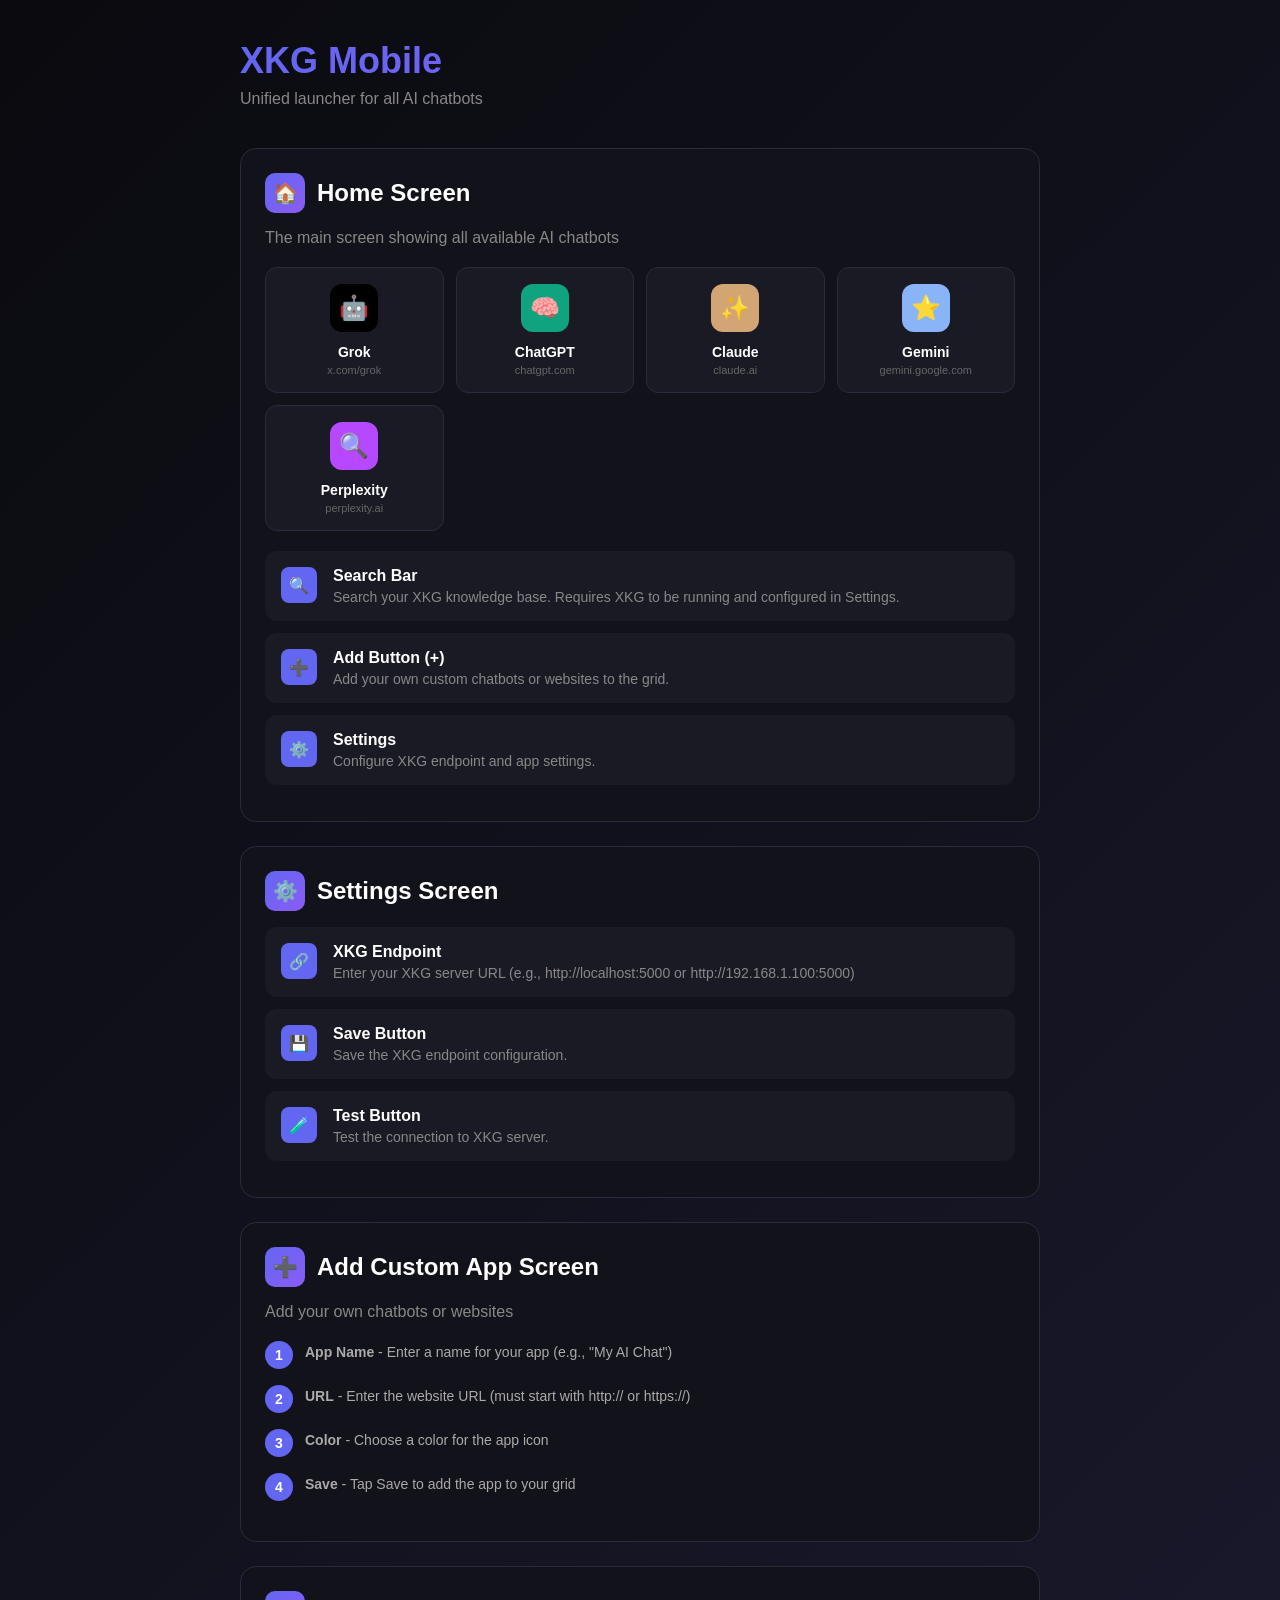
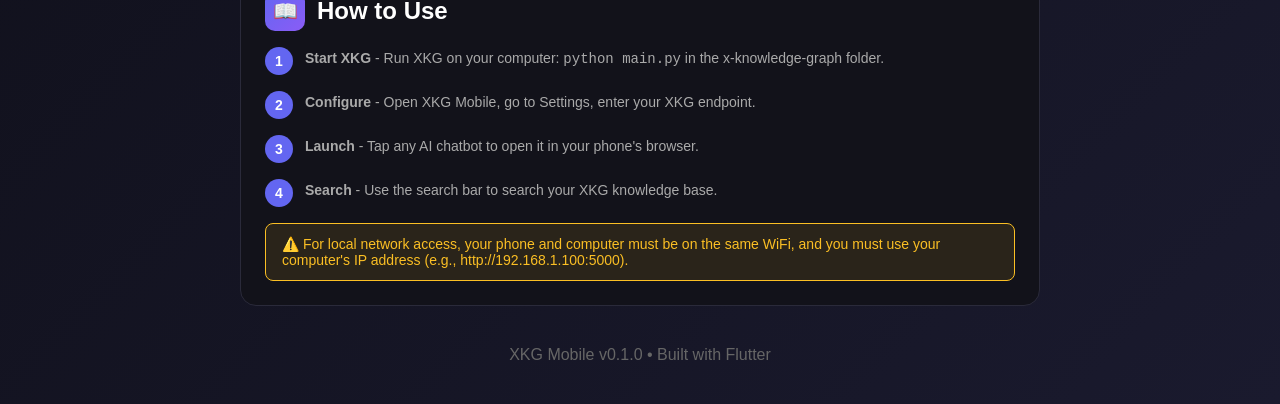
<file: docs/index.html>
<!DOCTYPE html>
<html lang="en">
<head>
  <meta charset="UTF-8">
  <meta name="viewport" content="width=device-width, initial-scale=1.0">
  <title>XKG Mobile - User Guide</title>
  <style>
    * { margin: 0; padding: 0; box-sizing: border-box; }
    body {
      font-family: -apple-system, BlinkMacSystemFont, 'Segoe UI', Roboto, sans-serif;
      background: linear-gradient(135deg, #0a0a0f 0%, #1a1a2e 100%);
      color: #fff;
      min-height: 100vh;
      padding: 40px 20px;
    }
    .container { max-width: 800px; margin: 0 auto; }
    h1 {
      font-size: 36px;
      margin-bottom: 8px;
      background: linear-gradient(90deg, #6366f1, #8b5cf6);
      -webkit-background-clip: text;
      -webkit-text-fill-color: transparent;
    }
    .subtitle { color: #888; margin-bottom: 40px; }
    
    .screen {
      background: #12121a;
      border-radius: 16px;
      padding: 24px;
      margin-bottom: 24px;
      border: 1px solid #2a2a3a;
    }
    .screen h2 {
      font-size: 24px;
      margin-bottom: 16px;
      display: flex;
      align-items: center;
      gap: 12px;
    }
    .screen-icon {
      width: 40px;
      height: 40px;
      background: linear-gradient(135deg, #6366f1, #8b5cf6);
      border-radius: 10px;
      display: flex;
      align-items: center;
      justify-content: center;
      font-size: 20px;
    }
    
    .feature {
      display: flex;
      gap: 16px;
      padding: 16px;
      background: #1a1a25;
      border-radius: 12px;
      margin-bottom: 12px;
    }
    .feature-icon {
      width: 36px;
      height: 36px;
      background: #6366f1;
      border-radius: 8px;
      display: flex;
      align-items: center;
      justify-content: center;
      flex-shrink: 0;
    }
    .feature h3 { font-size: 16px; margin-bottom: 4px; }
    .feature p { color: #888; font-size: 14px; }
    
    .grid {
      display: grid;
      grid-template-columns: repeat(auto-fit, minmax(150px, 1fr));
      gap: 12px;
      margin-top: 16px;
    }
    .app-tile {
      background: #1a1a25;
      border-radius: 12px;
      padding: 16px;
      text-align: center;
      border: 1px solid #2a2a3a;
      transition: transform 0.2s, border-color 0.2s;
    }
    .app-tile:hover {
      transform: translateY(-2px);
      border-color: #6366f1;
    }
    .app-tile-icon {
      width: 48px;
      height: 48px;
      border-radius: 12px;
      margin: 0 auto 12px;
      display: flex;
      align-items: center;
      justify-content: center;
      font-size: 24px;
    }
    .app-tile h4 { font-size: 14px; margin-bottom: 4px; }
    .app-tile p { font-size: 11px; color: #666; }
    
    .step {
      display: flex;
      gap: 12px;
      margin-bottom: 16px;
    }
    .step-num {
      width: 28px;
      height: 28px;
      background: #6366f1;
      border-radius: 50%;
      display: flex;
      align-items: center;
      justify-content: center;
      font-size: 14px;
      font-weight: bold;
      flex-shrink: 0;
    }
    .step p { color: #aaa; font-size: 14px; line-height: 1.6; }
    
    .warning {
      background: rgba(251, 191, 36, 0.1);
      border: 1px solid #fbbf24;
      border-radius: 8px;
      padding: 12px 16px;
      color: #fbbf24;
      font-size: 14px;
      margin-top: 12px;
    }
  </style>
</head>
<body>
  <div class="container">
    <h1>XKG Mobile</h1>
    <p class="subtitle">Unified launcher for all AI chatbots</p>
    
    <!-- Home Screen -->
    <div class="screen">
      <h2><span class="screen-icon">🏠</span> Home Screen</h2>
      <p style="color:#888;margin-bottom:20px;">The main screen showing all available AI chatbots</p>
      
      <div class="grid">
        <div class="app-tile">
          <div class="app-tile-icon" style="background:#000;">🤖</div>
          <h4>Grok</h4>
          <p>x.com/grok</p>
        </div>
        <div class="app-tile">
          <div class="app-tile-icon" style="background:#10A37F;">🧠</div>
          <h4>ChatGPT</h4>
          <p>chatgpt.com</p>
        </div>
        <div class="app-tile">
          <div class="app-tile-icon" style="background:#D4A574;">✨</div>
          <h4>Claude</h4>
          <p>claude.ai</p>
        </div>
        <div class="app-tile">
          <div class="app-tile-icon" style="background:#8AB4F8;">⭐</div>
          <h4>Gemini</h4>
          <p>gemini.google.com</p>
        </div>
        <div class="app-tile">
          <div class="app-tile-icon" style="background:#B649FF;">🔍</div>
          <h4>Perplexity</h4>
          <p>perplexity.ai</p>
        </div>
      </div>
      
      <div class="feature" style="margin-top:20px;">
        <div class="feature-icon">🔍</div>
        <div>
          <h3>Search Bar</h3>
          <p>Search your XKG knowledge base. Requires XKG to be running and configured in Settings.</p>
        </div>
      </div>
      
      <div class="feature">
        <div class="feature-icon">➕</div>
        <div>
          <h3>Add Button (+)</h3>
          <p>Add your own custom chatbots or websites to the grid.</p>
        </div>
      </div>
      
      <div class="feature">
        <div class="feature-icon">⚙️</div>
        <div>
          <h3>Settings</h3>
          <p>Configure XKG endpoint and app settings.</p>
        </div>
      </div>
    </div>
    
    <!-- Settings Screen -->
    <div class="screen">
      <h2><span class="screen-icon">⚙️</span> Settings Screen</h2>
      
      <div class="feature">
        <div class="feature-icon">🔗</div>
        <div>
          <h3>XKG Endpoint</h3>
          <p>Enter your XKG server URL (e.g., http://localhost:5000 or http://192.168.1.100:5000)</p>
        </div>
      </div>
      
      <div class="feature">
        <div class="feature-icon">💾</div>
        <div>
          <h3>Save Button</h3>
          <p>Save the XKG endpoint configuration.</p>
        </div>
      </div>
      
      <div class="feature">
        <div class="feature-icon">🧪</div>
        <div>
          <h3>Test Button</h3>
          <p>Test the connection to XKG server.</p>
        </div>
      </div>
    </div>
    
    <!-- Add Custom App -->
    <div class="screen">
      <h2><span class="screen-icon">➕</span> Add Custom App Screen</h2>
      <p style="color:#888;margin-bottom:20px;">Add your own chatbots or websites</p>
      
      <div class="step">
        <div class="step-num">1</div>
        <p><strong>App Name</strong> - Enter a name for your app (e.g., "My AI Chat")</p>
      </div>
      
      <div class="step">
        <div class="step-num">2</div>
        <p><strong>URL</strong> - Enter the website URL (must start with http:// or https://)</p>
      </div>
      
      <div class="step">
        <div class="step-num">3</div>
        <p><strong>Color</strong> - Choose a color for the app icon</p>
      </div>
      
      <div class="step">
        <div class="step-num">4</div>
        <p><strong>Save</strong> - Tap Save to add the app to your grid</p>
      </div>
    </div>
    
    <!-- How to Use -->
    <div class="screen">
      <h2><span class="screen-icon">📖</span> How to Use</h2>
      
      <div class="step">
        <div class="step-num">1</div>
        <p><strong>Start XKG</strong> - Run XKG on your computer: <code>python main.py</code> in the x-knowledge-graph folder.</p>
      </div>
      
      <div class="step">
        <div class="step-num">2</div>
        <p><strong>Configure</strong> - Open XKG Mobile, go to Settings, enter your XKG endpoint.</p>
      </div>
      
      <div class="step">
        <div class="step-num">3</div>
        <p><strong>Launch</strong> - Tap any AI chatbot to open it in your phone's browser.</p>
      </div>
      
      <div class="step">
        <div class="step-num">4</div>
        <p><strong>Search</strong> - Use the search bar to search your XKG knowledge base.</p>
      </div>
      
      <div class="warning">
        ⚠️ For local network access, your phone and computer must be on the same WiFi, and you must use your computer's IP address (e.g., http://192.168.1.100:5000).
      </div>
    </div>
    
    <p style="text-align:center;color:#666;margin-top:40px;">
      XKG Mobile v0.1.0 • Built with Flutter
    </p>
  </div>
</body>
</html>
</file>
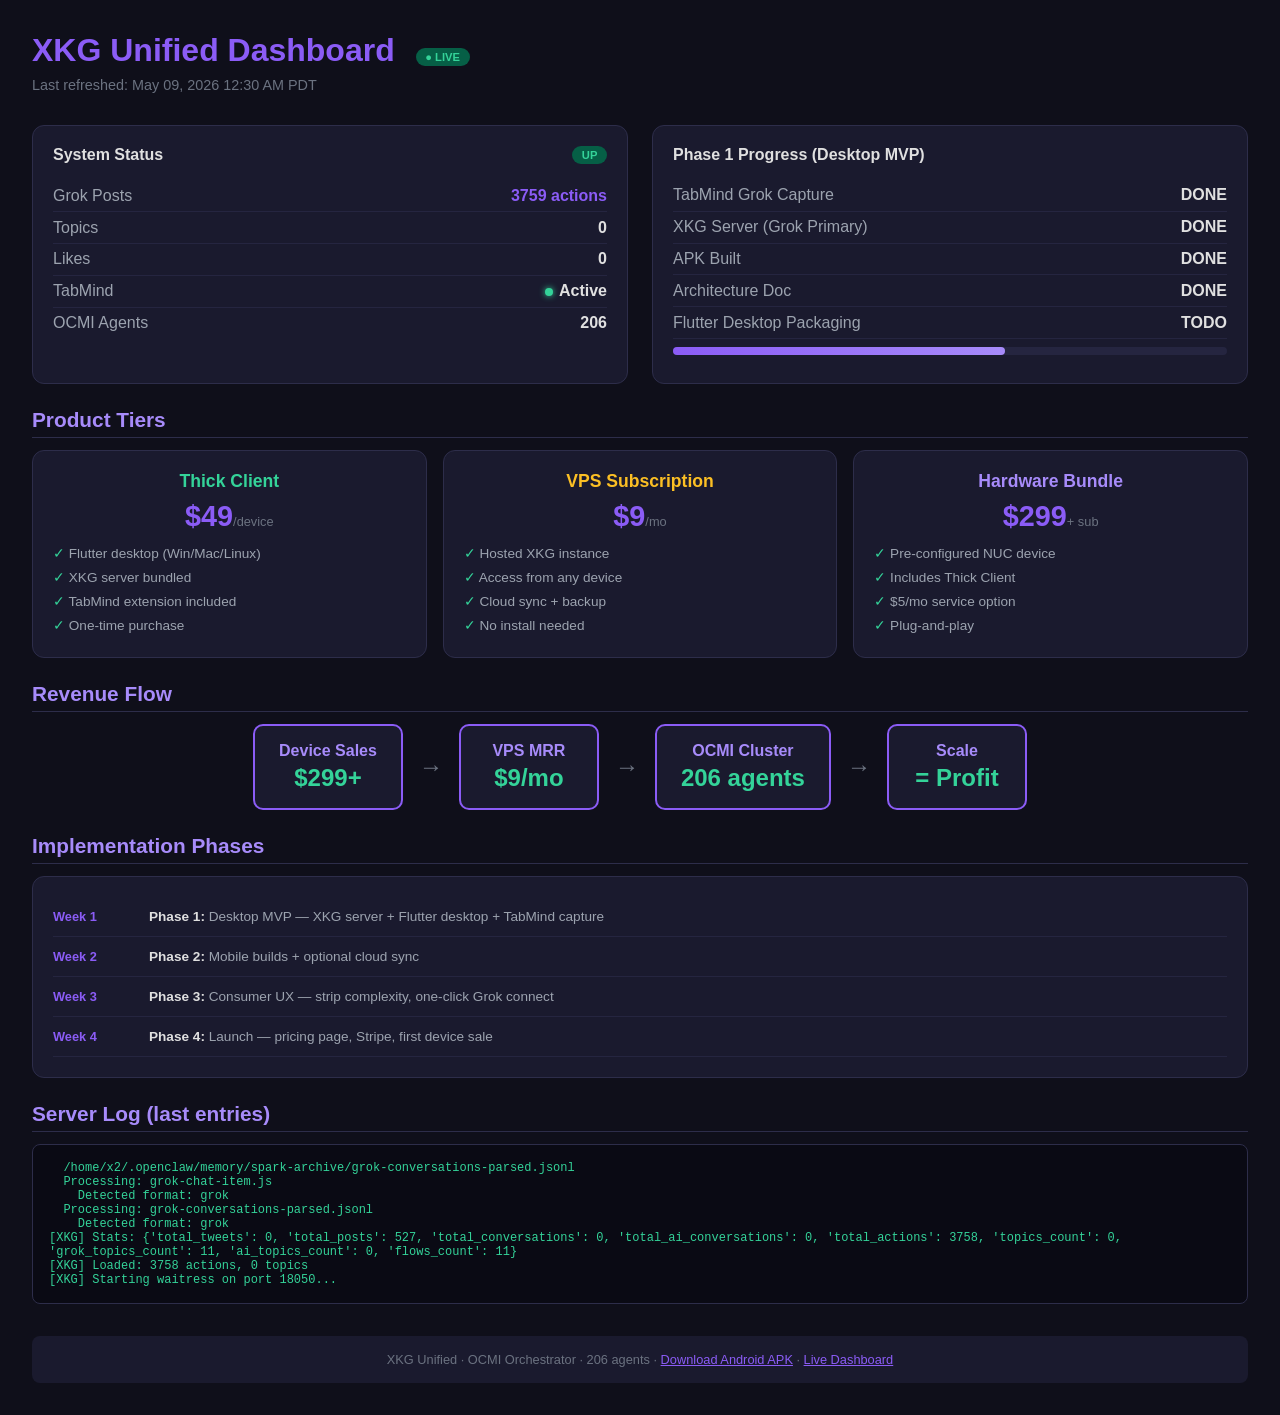
<file: xkg-server/frontend/dashboard.html>
<!DOCTYPE html>
<html lang="en">
<head>
<meta charset="UTF-8">
<meta name="viewport" content="width=device-width, initial-scale=1.0">
<title>XKG Unified — Live Dashboard</title>
<style>
  * { box-sizing: border-box; margin: 0; padding: 0; }
  body { font-family: -apple-system, BlinkMacSystemFont, 'Segoe UI', sans-serif; background: #0f0f1a; color: #e0e0e0; padding: 2rem; }
  h1 { color: #8b5cf6; font-size: 2rem; margin-bottom: 0.5rem; }
  h2 { color: #a78bfa; font-size: 1.3rem; margin: 1.5rem 0 0.75rem; border-bottom: 1px solid #2d2d4a; padding-bottom: 0.3rem; }
  .subtitle { color: #6b7280; font-size: 0.9rem; margin-bottom: 2rem; }
  .live-badge { background: #065f46; color: #34d399; padding: 0.2rem 0.6rem; border-radius: 20px; font-size: 0.7rem; font-weight: 600; display: inline-block; margin-left: 0.75rem; }
  .grid { display: grid; grid-template-columns: repeat(auto-fit, minmax(300px, 1fr)); gap: 1.5rem; }
  .card { background: #1a1a2e; border: 1px solid #2d2d4a; border-radius: 12px; padding: 1.25rem; }
  .card-header { display: flex; justify-content: space-between; align-items: center; margin-bottom: 1rem; }
  .card-title { font-size: 1rem; font-weight: 600; color: #e0e0e0; }
  .badge { padding: 0.2rem 0.6rem; border-radius: 20px; font-size: 0.7rem; font-weight: 600; }
  .badge-green { background: #065f46; color: #34d399; }
  .stat-row { display: flex; justify-content: space-between; padding: 0.4rem 0; border-bottom: 1px solid #252540; }
  .stat-row:last-child { border-bottom: none; }
  .stat-label { color: #9ca3af; }
  .stat-value { color: #e0e0e0; font-weight: 600; }
  .stat-value.highlight { color: #8b5cf6; }
  .status-dot { display: inline-block; width: 8px; height: 8px; border-radius: 50%; margin-right: 0.4rem; }
  .status-green { background: #34d399; box-shadow: 0 0 6px #34d399; }
  .status-red { background: #ef4444; }
  .tier-grid { display: grid; grid-template-columns: repeat(3, 1fr); gap: 1rem; }
  .tier { background: #1a1a2e; border: 1px solid #2d2d4a; border-radius: 12px; padding: 1.25rem; text-align: center; }
  .tier-name { font-size: 1.1rem; font-weight: 700; margin-bottom: 0.5rem; }
  .tier-price { font-size: 1.8rem; font-weight: 800; color: #8b5cf6; margin: 0.5rem 0; }
  .tier-price span { font-size: 0.8rem; color: #6b7280; font-weight: 400; }
  .tier-features { list-style: none; text-align: left; font-size: 0.85rem; color: #9ca3af; }
  .tier-features li { padding: 0.25rem 0; }
  .tier-features li::before { content: "✓ "; color: #34d399; }
  .revenue-flow { display: flex; align-items: center; justify-content: center; gap: 1rem; flex-wrap: wrap; }
  .revenue-box { background: #1a1a2e; border: 2px solid #8b5cf6; border-radius: 10px; padding: 1rem 1.5rem; text-align: center; min-width: 140px; }
  .revenue-box h4 { color: #a78bfa; margin-bottom: 0.3rem; }
  .revenue-box .amount { font-size: 1.5rem; font-weight: 800; color: #34d399; }
  .arrow { font-size: 1.5rem; color: #6b7280; }
  .timeline-item { display: flex; gap: 1rem; padding: 0.75rem 0; border-bottom: 1px solid #252540; }
  .timeline-date { min-width: 80px; color: #8b5cf6; font-size: 0.8rem; font-weight: 600; }
  .timeline-content { color: #9ca3af; font-size: 0.85rem; }
  .timeline-content strong { color: #e0e0e0; }
  .log-box { background: #0a0a14; border: 1px solid #2d2d4a; border-radius: 8px; padding: 1rem; font-family: 'Courier New', monospace; font-size: 0.75rem; color: #34d399; white-space: pre-wrap; max-height: 180px; overflow-y: auto; }
  .progress-bar { background: #252540; border-radius: 6px; height: 8px; margin: 0.5rem 0; }
  .progress-fill { background: linear-gradient(90deg, #8b5cf6, #a78bfa); border-radius: 6px; height: 100%; }
</style>
</head>
<body>
<h1>XKG Unified Dashboard <span class="live-badge">● LIVE</span></h1>
<p class="subtitle">Last refreshed: May 09, 2026 12:30 AM PDT</p>

<div class="grid">
  <div class="card">
    <div class="card-header"><span class="card-title">System Status</span><span class="badge badge-green">UP</span></div>
    <div class="stat-row"><span class="stat-label">Grok Posts</span><span class="stat-value highlight">3759 actions</span></div>
    <div class="stat-row"><span class="stat-label">Topics</span><span class="stat-value">0</span></div>
    <div class="stat-row"><span class="stat-label">Likes</span><span class="stat-value">0</span></div>
    <div class="stat-row"><span class="stat-label">TabMind</span><span class="stat-value"><span class="status-dot status-green"></span>Active</span></div>
    <div class="stat-row"><span class="stat-label">OCMI Agents</span><span class="stat-value">206</span></div>
  </div>
  <div class="card">
    <div class="card-header"><span class="card-title">Phase 1 Progress (Desktop MVP)</span></div>
    <div class="stat-row"><span class="stat-label">TabMind Grok Capture</span><span class="stat-value">DONE</span></div>
    <div class="stat-row"><span class="stat-label">XKG Server (Grok Primary)</span><span class="stat-value">DONE</span></div>
    <div class="stat-row"><span class="stat-label">APK Built</span><span class="stat-value">DONE</span></div>
    <div class="stat-row"><span class="stat-label">Architecture Doc</span><span class="stat-value">DONE</span></div>
    <div class="stat-row"><span class="stat-label">Flutter Desktop Packaging</span><span class="stat-value">TODO</span></div>
    <div class="progress-bar"><div class="progress-fill" style="width:60%"></div></div>
  </div>
</div>

<h2>Product Tiers</h2>
<div class="tier-grid">
  <div class="tier">
    <div class="tier-name" style="color:#34d399;">Thick Client</div>
    <div class="tier-price">$49<span>/device</span></div>
    <ul class="tier-features">
      <li>Flutter desktop (Win/Mac/Linux)</li>
      <li>XKG server bundled</li>
      <li>TabMind extension included</li>
      <li>One-time purchase</li>
    </ul>
  </div>
  <div class="tier">
    <div class="tier-name" style="color:#fbbf24;">VPS Subscription</div>
    <div class="tier-price">$9<span>/mo</span></div>
    <ul class="tier-features">
      <li>Hosted XKG instance</li>
      <li>Access from any device</li>
      <li>Cloud sync + backup</li>
      <li>No install needed</li>
    </ul>
  </div>
  <div class="tier">
    <div class="tier-name" style="color:#a78bfa;">Hardware Bundle</div>
    <div class="tier-price">$299<span>+ sub</span></div>
    <ul class="tier-features">
      <li>Pre-configured NUC device</li>
      <li>Includes Thick Client</li>
      <li>$5/mo service option</li>
      <li>Plug-and-play</li>
    </ul>
  </div>
</div>

<h2>Revenue Flow</h2>
<div class="revenue-flow">
  <div class="revenue-box"><h4>Device Sales</h4><div class="amount">$299+</div></div>
  <span class="arrow">→</span>
  <div class="revenue-box"><h4>VPS MRR</h4><div class="amount">$9/mo</div></div>
  <span class="arrow">→</span>
  <div class="revenue-box"><h4>OCMI Cluster</h4><div class="amount">206 agents</div></div>
  <span class="arrow">→</span>
  <div class="revenue-box"><h4>Scale</h4><div class="amount">= Profit</div></div>
</div>

<h2>Implementation Phases</h2>
<div class="card">
  <div class="timeline-item"><span class="timeline-date">Week 1</span><span class="timeline-content"><strong>Phase 1:</strong> Desktop MVP — XKG server + Flutter desktop + TabMind capture</span></div>
  <div class="timeline-item"><span class="timeline-date">Week 2</span><span class="timeline-content"><strong>Phase 2:</strong> Mobile builds + optional cloud sync</span></div>
  <div class="timeline-item"><span class="timeline-date">Week 3</span><span class="timeline-content"><strong>Phase 3:</strong> Consumer UX — strip complexity, one-click Grok connect</span></div>
  <div class="timeline-item"><span class="timeline-date">Week 4</span><span class="timeline-content"><strong>Phase 4:</strong> Launch — pricing page, Stripe, first device sale</span></div>
</div>

<h2>Server Log (last entries)</h2>
<div class="log-box">  /home/x2/.openclaw/memory/spark-archive/grok-conversations-parsed.jsonl
  Processing: grok-chat-item.js
    Detected format: grok
  Processing: grok-conversations-parsed.jsonl
    Detected format: grok
[XKG] Stats: {'total_tweets': 0, 'total_posts': 527, 'total_conversations': 0, 'total_ai_conversations': 0, 'total_actions': 3758, 'topics_count': 0, 'grok_topics_count': 11, 'ai_topics_count': 0, 'flows_count': 11}
[XKG] Loaded: 3758 actions, 0 topics
[XKG] Starting waitress on port 18050...
</div>

<div style="margin-top:2rem;padding:1rem;background:#1a1a2e;border-radius:8px;text-align:center;color:#6b7280;font-size:0.8rem;">
  XKG Unified · OCMI Orchestrator · 206 agents · <a href="/xkg_mobile.apk" style="color:#8b5cf6;">Download Android APK</a> · <a href="/dashboard.html" style="color:#8b5cf6;">Live Dashboard</a>
</div>
</body>
</html>
</file>
